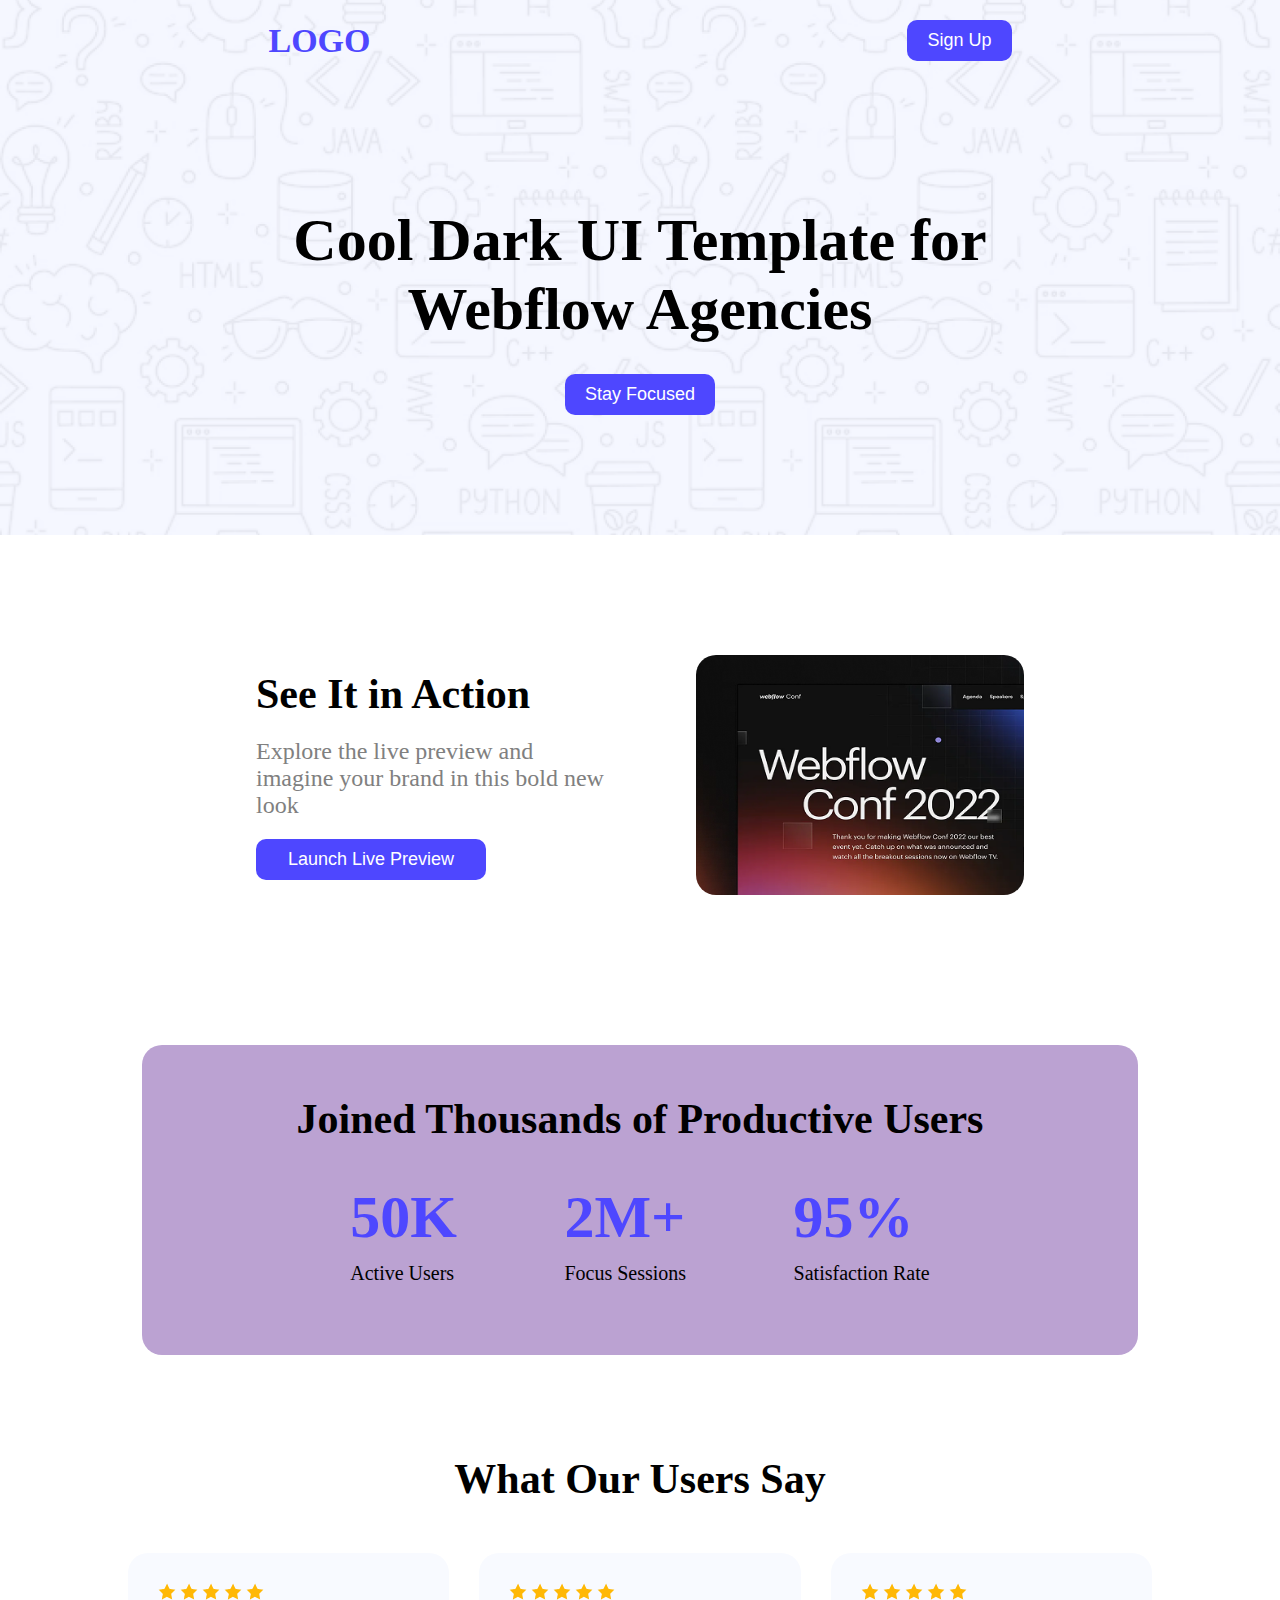
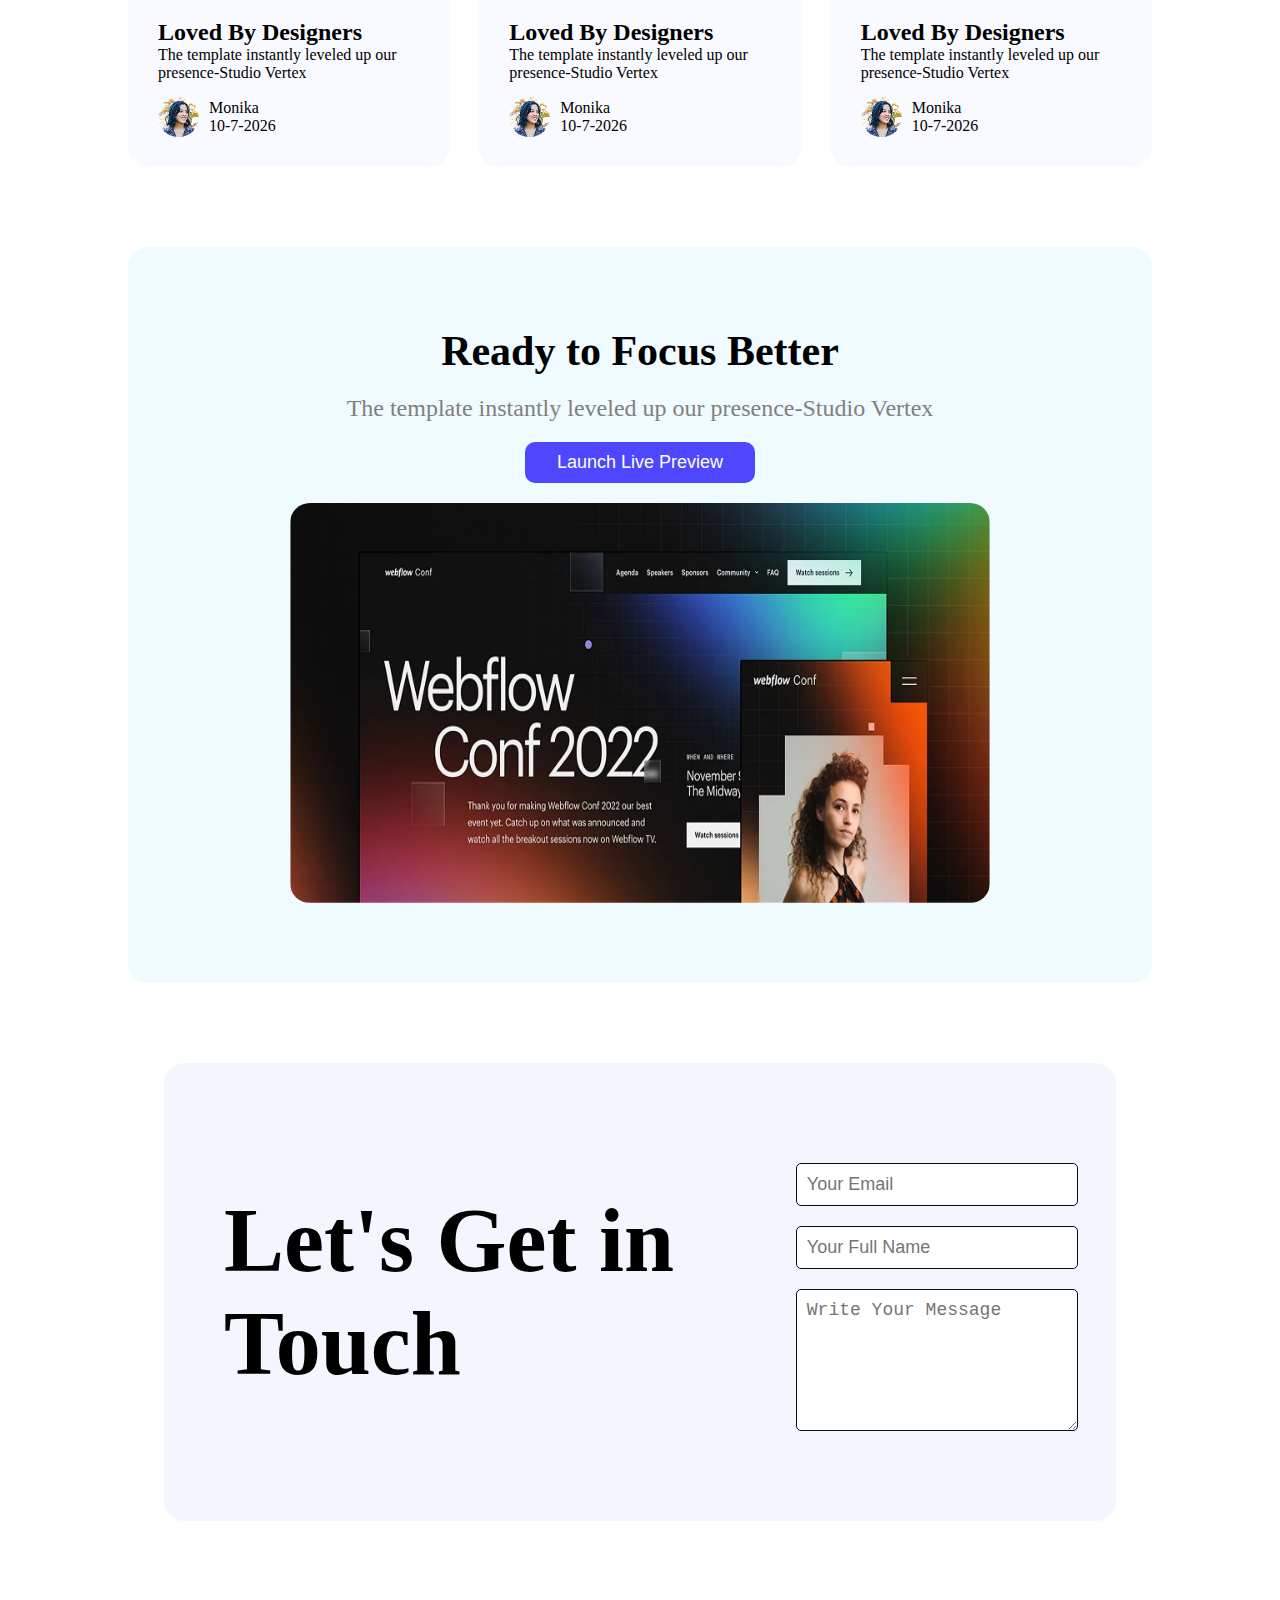
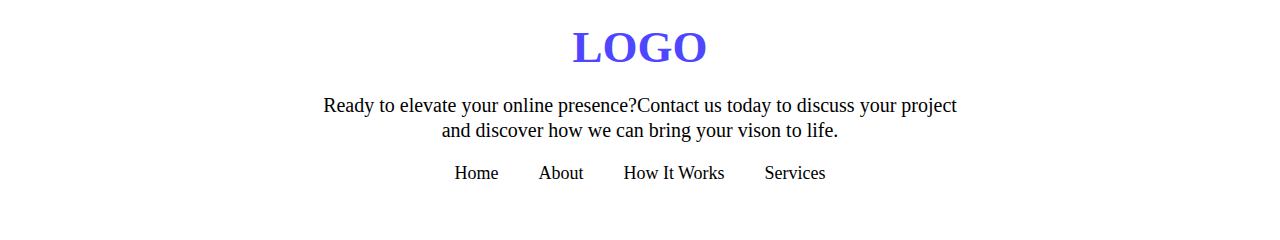
<file: index.html>
<!DOCTYPE html>
<html lang="en">
<head>
    <meta charset="UTF-8">
    <meta name="viewport" content="width=device-width, initial-scale=1.0">
    <title>Assignment</title>
    <link rel="stylesheet" href="styles.css">
</head>
<body>
    <header>
<section id="head">
    <h3>LOGO</h3>
    <button class="signup">Sign Up</button>
</section>

<div id="sec">
<h2>Cool Dark UI Template for Webflow Agencies</h2>
    <button class="signup">Stay Focused</button>

</div>
    </header>
    <main>
 <section id="first">
    <div id="text1">
    <h2 class="text1h2">See It in Action</h2>
    <p id="text1h3">Explore the live preview and imagine your brand in this bold new look</p>
    <button class="btn">Launch Live Preview</button>
    </div>
   <img src="Asset/wc-mini.png" alt="Section" id="img1">

 </section>

 <section id="second">
    <div id="text2">
        <div>
        <h2 class="text1h2">Joined Thousands of Productive Users</h2>
        </div>
        <div id="items">
            <div class="text2div">
                <h3 class="text2divh3">50K</h3>
                <p class="text2p">Active Users</p>
                </div>
                 <div class="text2div">
                <h3 class="text2divh3">2M+</h3>
                <p class="text2p">Focus Sessions</p>
        </div>
                 <div class="text2div">
                <h3 class="text2divh3">95%</h3>
                <p class="text2p">Satisfaction Rate</p>
        </div>
            
            </div>
            </div>
 </section>
<section id="third">
    <h2 class="text1h2">What Our Users Say</h2>
    <div id="reviews">
        <div class="review">
            <div class="star">
                <img src="Asset/icon-star.png" alt="Star">
                <img src="Asset/icon-star.png" alt="Star"> 
                <img src="Asset/icon-star.png" alt="Star">
                <img src="Asset/icon-star.png" alt="Star">
                <img src="Asset/icon-star.png" alt="Star">
            </div>
            <div class="textreviews">
                <h2>Loved By Designers</h2>
                <p>The template instantly leveled up our presence-Studio Vertex</p>
            </div>
            <div id="user">
<img src="Asset/avatar.png" alt="avatar" class="avatar">
<div class="name">
    <p>Monika</p>
    <p>10-7-2026</p>
</div>
            </div>
        </div>
         <div class="review">
            <div class="star">
                <img src="Asset/icon-star.png" alt="Star">
                <img src="Asset/icon-star.png" alt="Star"> 
                <img src="Asset/icon-star.png" alt="Star">
                <img src="Asset/icon-star.png" alt="Star">
                <img src="Asset/icon-star.png" alt="Star">
            </div>
            <div class="textreviews">
                <h2>Loved By Designers</h2>
                <p>The template instantly leveled up our presence-Studio Vertex</p>
            </div>
            <div id="user">
<img src="Asset/avatar.png" alt="avatar" class="avatar">
<div class="name">
    <p>Monika</p>
    <p>10-7-2026</p>
</div>
            </div>
        </div>

         <div class="review">
            <div class="star">
                <img src="Asset/icon-star.png" alt="Star">
                <img src="Asset/icon-star.png" alt="Star"> 
                <img src="Asset/icon-star.png" alt="Star">
                <img src="Asset/icon-star.png" alt="Star">
                <img src="Asset/icon-star.png" alt="Star">
            </div>
            <div class="textreviews">
                <h2>Loved By Designers</h2>
                <p>The template instantly leveled up our presence-Studio Vertex</p>
            </div>
            <div id="user">
<img src="Asset/avatar.png" alt="avatar" class="avatar">
<div class="name">
    <p>Monika</p>
    <p>10-7-2026</p>
</div>
            </div>
        </div>
    </div>
</section>

<section id="fourth">
    <h2 class="text1h2">Ready to Focus Better</h2>
    <p id="fourthp">The template instantly leveled up our presence-Studio Vertex</p>
    <button class="btn">Launch Live Preview</button>
    <img src="Asset/wc-big.png" alt="Section" id="img2">
</section>

<section id="fifth">
<div id="fifth1">
    <h2 class="edutitle2">Let's Get in Touch</h2>
    </div>
<div>
    <div id="input-field">
        <input type="email" name="email" id="email" placeholder="Your Email"class="input-field">
    <input type="text" name="name" id="name" placeholder="Your Full Name" class="input-field">
    
    <textarea name="message" id="" cols="30" rows="6" placeholder="Write Your Message" class="input-field"></textarea>
    </div>
</div>
</section>
</main>
    <footer>
<h2>LOGO</h2>
<p>Ready to elevate your online presence?Contact us today to discuss your project and discover how we can bring your vison to life.</p>
<ul type="none">
    <a href="#">Home</a>
    <a href="#">About</a>
    <a href="#">How It Works</a>
    <a href="#">Services</a>
</ul>
    </footer>
</body>
</html>
</file>
<file: styles.css>
*{
    margin: 0px;
    padding:0px;
}
header
{
    background-image: url('Asset/Hero-bg.png');
    background-size: cover;
   background-repeat: no-repeat;
}
#head
{
    display: flex;
    align-items: center;
    justify-content: space-around;
    padding: 20px 0px;
}
header h3
{
    color:#4E47FF;
    font-size:34px;
}
.signup
{
    background-color: #4E47FF;
    color: white;
    padding: 10px 20px;
    border: none;
    border-radius: 10px;
    cursor: pointer;
    font-size: 18px;
}
#sec
{
    width:70%;
    margin: 45px auto;
    text-align: center;
    padding: 80px;
    padding-bottom: 120px;
}
header h2
{
    font-size: 60px;
    color: black;
    margin-bottom: 30px;
}
#first
{
    display: flex;
    align-items: center;
    gap:80px;
    width: 60%;
    margin: 0px auto;
    margin-top: 120px;
}
#img1
{
    height: 240px;
    width: 350px;
    border-radius: 20px;
}
#text1
{
    display:flex;
    flex-direction: column;
    justify-content: center;
    gap:20px;
    width: 50%;

}
.btn
{
    background-color: #4E47FF;
    color: white;
    padding: 10px 20px;
    border: none;
    border-radius: 10px;
    cursor: pointer;
    font-size: 18px;
    width:230px
}
.text1h2
{
    font-size: 42px;
}
#text1h3
{
    font-size: 24px;
    color:gray;
}
#second
{
    display:flex;
    flex-direction: column;
    align-items: center;
    margin:150px auto;
    background-color: rgb(187, 162, 210);
    width: 70%;
    padding:50px;
    gap: 100px;
    border-radius: 20px;
    margin-bottom: 100px;
}
#items
{
    display: flex;
    justify-content: space-around;
    width: 100%;
    margin-top: 30px;
}
.text2divh3
{
    font-size: 60px;
    font-weight: 600;
    color: #4E47FF;
    margin-bottom: 10px;    
    margin-top: 10px;
}
.text2p
{
    font-size: 20px;
    color: black;
    margin-bottom: 20px;
}

#third
{
    width: 80%;
    display: flex;
    flex-direction: column;
    align-items: center;
    margin: 0px auto;
    gap: 30px;

}
#reviews
{
    display: flex;
    justify-content: space-between;
    width: 100%;
    margin-top: 20px;
    gap:30px;
}
.review
{
    display: flex;
    flex-direction: column;
    gap: 15px;
    background-color: rgb(248, 250, 255);
    padding: 30px;
    border-radius: 20px;

}
#user
{
    display: flex;
    align-items: center;
    gap: 10px;
}

#fourth
{
    width: 80%;
    display: flex;
    flex-direction: column;
    align-items: center;
    margin: 80px auto;
    gap: 20px;
    padding-bottom: 80px;
    padding-top: 80px;
    border-radius: 20px;
    background-color: rgb(240, 251, 255);
}
#img2
{
    height: 400px;
    width: 700px;
    border-radius: 20px;
}
#fourthp
{
    font-size: 24px;
    color: gray;
}
#fifth
{
    display:flex;
    padding:90px 60px;
    background-color: #f3f6ff;
    gap:70px;
    width: 65%;
    margin: 0px auto;
    margin-top: 50px;
    align-items: center;
    border-radius: 20px;
}
#fifth1{
    display: flex;
    flex-direction: column;
 font-size: 60px;
}
.input-field
{
    width:100%;
    padding: 10px;
    border: 1px solid #0b0b0b;
    border-radius: 5px;
    font-size: 18px;

}
#input-field
{
    display: flex;
    flex-direction: column;
    margin-top: 10px;
    gap:20px;
   
}
a
{
    text-decoration: none;
    color: black;
    font-size: 18px;
}
ul
{
    display: flex;
    gap: 40px;
}

footer
{
    display: flex;
    flex-direction: column;
    align-items: center;
    padding: 50px 0px;
    gap:20px;
    margin-top: 50px;
}
footer h2
{
    font-size: 45px;
    color: #4E47FF;
    font-weight: 600;

}
footer p
{
    font-size: 20px;
    text-align: center;
    color: rgb(0, 0, 0);
    width: 50%;
    line-height: 1.25;
}
button:hover
{
    background-color: #3b3a9c;
    color: white;
    cursor: pointer;
    scale: 1.05;
    transition-duration: 0.3s;
    transition-timing-function: ease-in-out;
}
button:active
{
    background-color: #4E47FF;
    color: white;
    scale: 0.95;
    transition-duration: 0.3s;
    transition-timing-function: ease-in-out;
}
.avatar
{
    border-radius: 50%;
}
</file>
